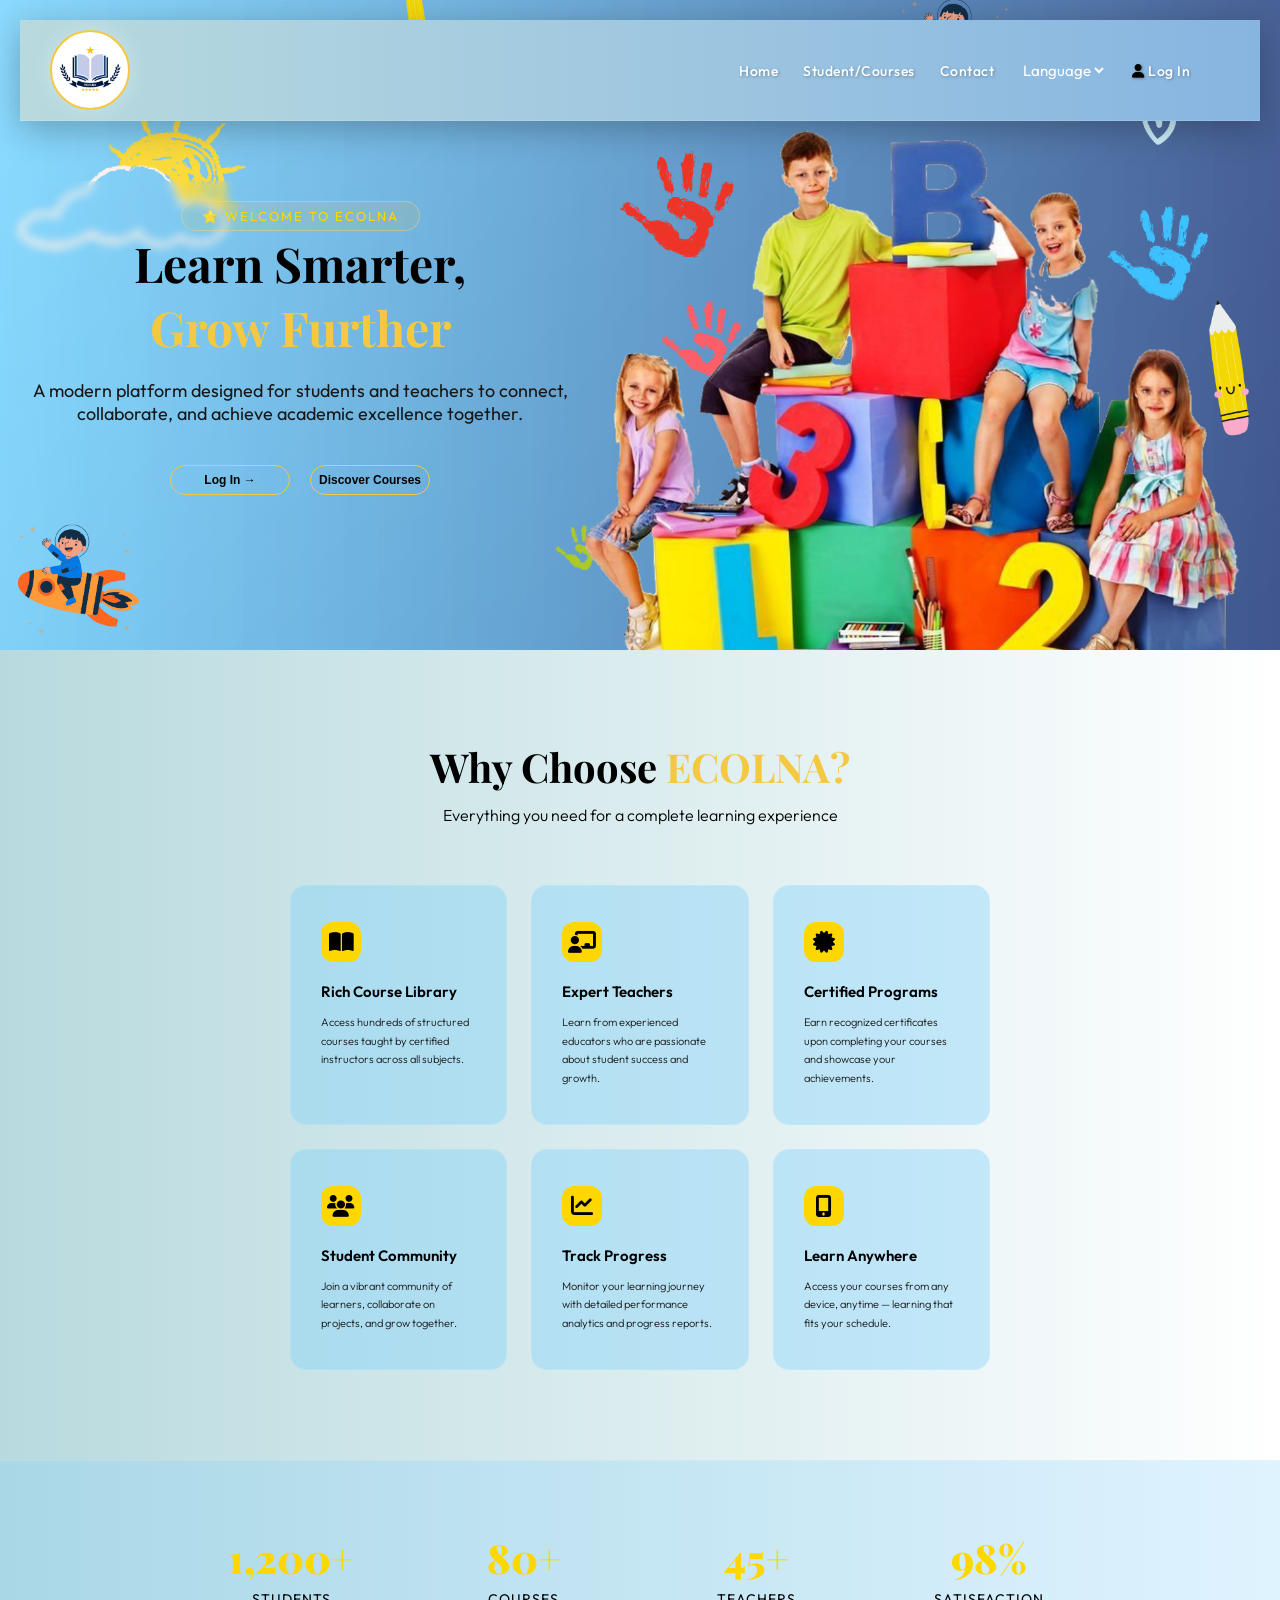
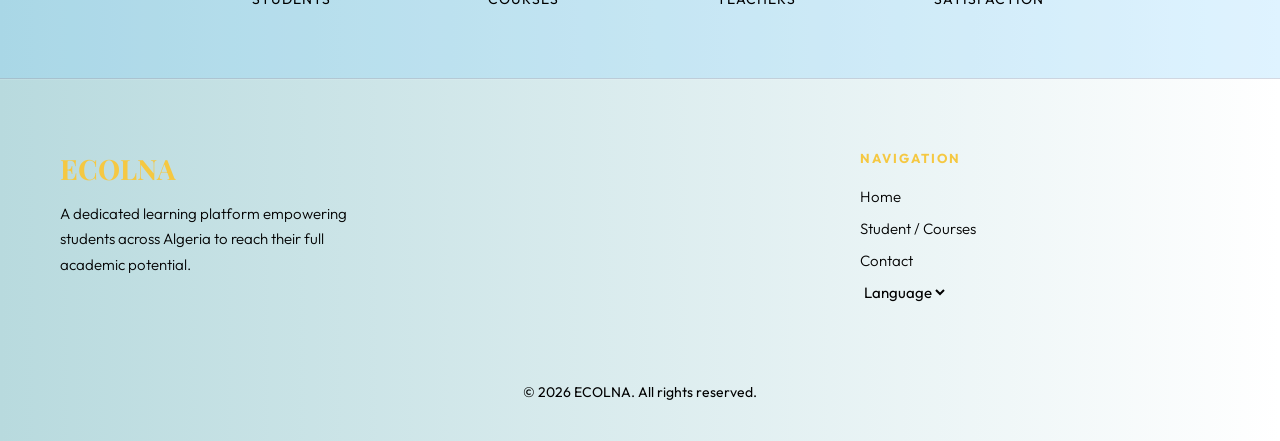
<file: index.html>
<!DOCTYPE html>
<html lang="en">
<head>
    <meta charset="UTF-8">
    <meta name="viewport" content="width=device-width, initial-scale=1.0">
    <title>HomePage</title>
    <link rel="stylesheet" href="https://cdnjs.cloudflare.com/ajax/libs/font-awesome/6.5.1/css/all.min.css">
    <link rel="stylesheet" href="HomePfe.css">
    <link href="https://fonts.googleapis.com/css2?family=Playfair+Display:wght@700;900&family=Outfit:wght@300;400;500;600&display=swap" rel="stylesheet">


</head>
<body>
    <div class="org">
    <nav>
        <a href="index.html" class="logo"></a>
        <div class="hamburger" id="hamburger">
         <i class="fa fa-bars" ></i> </div>
        <ul>
          <li><a href="index.html">Home</a></li>
          <li><a href="courses.php">Student/Courses</a></li>
            <li><a href="contact.php">Contact</a></li>
            <li>
                    <select id="language-select"onchange="changeLanguage(this.value)">
                        <option value="">Language</option>
                        <option value="">English</option>
                        <option value="en">French</option>
                        <option value="ar">Arabic</option>
                    </select>
             </li> 
          <li><a href="login.php"><i class="fa fa-user" ></i> Log In</a></li>
          <li id="theme-toggle" style="cursor: pointer; display: flex; align-items: center; margin-left: 15px;">
        </li>
        </ul>
        
    </nav>

    <div class="Hero-Section">

        <span class="hero-badge">⭐ Welcome to ECOLNA</span>
        <h1>Learn Smarter,<br><span>Grow Further</span></h1>
        <p>A modern platform designed for students and teachers to connect, collaborate, and achieve academic excellence together.</p>
        <div class="btns">
        <button class="btn" id="btn" onclick="window.location.href='login.php'">
              <b>Log In →</b>
        </button>

        <button class="btn" id="btnn" onclick="window.location.href='courses.php'">
              <b>Discover Courses</b>
        </button>
        </div>
    </div>
</div>


    <section class="features-section">
        <div class="section-header">
            <h2>Why Choose <span>ECOLNA?</span></h2>
            <p>Everything you need for a complete learning experience</p>
        </div>
        <div class="features-grid">
            <div class="feature-card">
                <div class="feature-icon"><i class="fas fa-book-open"></i></div>
                <h3>Rich Course Library</h3>
                <p>Access hundreds of structured courses taught by certified instructors across all subjects.</p>
            </div>
            <div class="feature-card">
                <div class="feature-icon"><i class="fas fa-chalkboard-teacher"></i></div>
                <h3>Expert Teachers</h3>
                <p>Learn from experienced educators who are passionate about student success and growth.</p>
            </div>
            <div class="feature-card">
                <div class="feature-icon"><i class="fas fa-certificate"></i></div>
                <h3>Certified Programs</h3>
                <p>Earn recognized certificates upon completing your courses and showcase your achievements.</p>
            </div>
            <div class="feature-card">
                <div class="feature-icon"><i class="fas fa-users"></i></div>
                <h3>Student Community</h3>
                <p>Join a vibrant community of learners, collaborate on projects, and grow together.</p>
            </div>
            <div class="feature-card">
                <div class="feature-icon"><i class="fas fa-chart-line"></i></div>
                <h3>Track Progress</h3>
                <p>Monitor your learning journey with detailed performance analytics and progress reports.</p>
            </div>
            <div class="feature-card">
                <div class="feature-icon"><i class="fas fa-mobile-alt"></i></div>
                <h3>Learn Anywhere</h3>
                <p>Access your courses from any device, anytime — learning that fits your schedule.</p>
            </div>
        </div>
    </section>

       <section class="stats-section">
        <div class="stats-grid">
            <div class="stat-item">
                <h3>1,200+</h3>
                <p>Students</p>
            </div>
            <div class="stat-item">
                <h3>80+</h3>
                <p>Courses</p>
            </div>
            <div class="stat-item">
                <h3>45+</h3>
                <p>Teachers</p>
            </div>
            <div class="stat-item">
                <h3>98%</h3>
                <p>Satisfaction</p>
            </div>
        </div>
    </section>



    <div class="Description">

    </div>

    </footer>
    <div class="footer">
        <div class="footer-top">
            <div class="footer-brand">
                <h2>ECOLNA</h2>
                <p>A dedicated learning platform empowering students across Algeria to reach their full academic potential.</p>
            </div>
            <div class="footer-col">
                <h4>Navigation</h4>
                <ol>
                    <li><a href="index.html">Home</a></li>
                    <li><a href="courses.php">Student / Courses</a></li>
                    <li><a href="contact.php">Contact</a></li>
                    <li>
                        <select id="language-select" onchange="changeLanguage(this.value)" style="color:#000;">
                            <option value="">Language</option>
                            <option value="">English</option>
                            <option value="en">French</option>
                            <option value="ar">Arabic</option>
                        </select>
                    </li>                 
                </ol>
            </div>

        </div>
        <div class="footer-bottom">
            <p>&copy; 2026 ECOLNA. All rights reserved.</p>
        </div>
    </div>





    <div class="letters-container" id="lettersContainer"></div>




<script>
    const letters = ['أ','ب','ت','ث','ج','ح','خ','د','ذ','ر','ز','س','ش','ص','ض','ط','ظ','ع','غ','ف','ق','ك','ل','م','ن','ه','و','ي','A','B','C','D','E','F','G','H','I','J','K','L','M','N','O','P','Q','R','S','T','U','V','W','X','Y','Z',"0","1","2","3","4","5","6","7","8","9"];
    const colors  = ['#f5c842','#ef5350','#66bb6a','#7986cb','#29b6f6','#ff7043','#ab47bc'];
    const container = document.getElementById('lettersContainer');

    function createLetter() {
        const el = document.createElement('div');
        el.className = 'letter';
        el.textContent = letters[Math.floor(Math.random() * letters.length)];
        const size = Math.random() * 28 + 16;
        const left = Math.random() * 100;
        const duration = Math.random() * 12 + 10;
        const delay = Math.random() * 8;
        el.style.cssText = `
            left: ${left}%;
            font-size: ${size}px;
            color: ${colors[Math.floor(Math.random() * colors.length)]};
            animation-duration: ${duration}s;
            animation-delay: ${delay}s;
            text-shadow: 0 0 10px currentColor;
        `;
        container.appendChild(el);
        setTimeout(() => el.remove(), (duration + delay) * 1000);
    }

    for (let i = 0; i < 18; i++) createLetter();
    setInterval(createLetter, 900);
</script>

<script>
    const hamburger = document.getElementById('hamburger');
    const nav = document.querySelector('nav');

    hamburger.addEventListener('click', () => {
        nav.classList.toggle('active');

        const icon = hamburger.querySelector('i');
        icon.classList.toggle('fa-bars');
        icon.classList.toggle('fa-times');
    });

    document.querySelectorAll('nav ul li a').forEach(link => {
        link.addEventListener('click', () => {
            nav.classList.remove('active');
            const icon = hamburger.querySelector('i');
            icon.classList.add('fa-bars');
            icon.classList.remove('fa-times');
        });
    });
</script>


</body>
</html>
</file>
<file: HomePfe.css>
* {
    margin: 0;
    padding: 0;
    box-sizing: border-box;
    color: black;
}
body{
    display:flex;
    flex-direction: column;
    font-family: 'Outfit', sans-serif;
    background: linear-gradient(to right, #b8dade, #ffffff);
    background-position: center;
        nav{
        background: linear-gradient(to left, #87b5e1, #b8dade) !important;

         }
    color: #ffffff;
    width: 100%;
    min-height: 100vh;
    overflow-x: hidden;
}

.org{
    background-image:url('pics/heros.png');
    background-size: cover;
    background-position: center;
    background-repeat: no-repeat;
    width: 100%;
    height: 650px;
    display: flex;
    flex-direction: column;
}
nav{ 

    display: flex;

    justify-content:space-between;

    align-items: center;

    padding: 10px 30px;

    backdrop-filter: blur(8px);

    border-bottom: 1px solid rgba(255,255,255,0.12);

    position: sticky;

    top: 0;

    z-index: 100;

-webkit-backdrop-filter: blur(8px);

  box-shadow: 0 8px 32px 0 rgba(0, 0, 0, 0.25);

  background: rgba(182, 220, 218, 0); 

  margin: 20px;

}

nav ul li{
    list-style:none;
}

nav ul{
    display: flex;
    flex-wrap: wrap;
    gap: 25px;

}

nav ul li a{
    text-decoration: none;
    transition: 0.3s;
    color: #fff;
    font-size: 14px;
    font-weight: 500;
    letter-spacing: 0.5px;
    transition: color 0.3s;text-shadow: 1px 1px 3px rgba(0,0,0,0.3);

}
nav ul li a::after {
    content: '';
    position: absolute;
    bottom: -4px;
    left: 0;
    width: 0;
    height: 2px;
    background: #f5c842;
    transition: width 0.3s;
}
nav ul li a:hover{
    color:#f5c842;
}
nav ul li a:hover::after {
    width: 100%;
}

#language-select{
background: transparent;   
    border: none;              
    color: #ffffff;           
    font-family: 'Outfit', sans-serif;
    font-size: 15px;
    cursor: pointer;
    outline: none;
}
#language-select option {
    color: black;
    background: white;
}


.hamburger {
    display: none;
    cursor: pointer;
    font-size: 25px;
    color: #fff; 
}

@media (max-width: 610px) {
    nav {
        flex-direction: row; 
        height: auto;
        width: 95%;
        position: sticky !important; 
        top: 0 !important;
        z-index: 10000;}

    nav ul {
        flex-direction: column;
        justify-content: center;
        align-items: center;
        position: fixed;
        top: 0;
        right: -100%; 
        width: 60%;
        height: 100vh;
        background:linear-gradient(to left, #0f0f0e9c, #4e6474); 
        transition: 0.5s ease;
        z-index: 100;
        display: flex; 

    }

    nav.active ul {
        right: 0;
    }

    .hamburger {
        display: block; 
        z-index: 101; 
        cursor: pointer;
    }
    nav ul {
                border: gold 1px solid;
                border-radius: 25px;
    }
    nav ul li a {
        color: #ffffff; 
        font-size: 1.6rem;

    }
}
@media (max-width: 610px) {
    .org {
        height: 100vh; 
        position: relative;
        overflow: hidden;
    }

    .org img {
        position: absolute;
        top: 50%; 
        left: 50%;
        transform: translate(-50%, -50%); 
        min-width: 100%; 
        min-height: 100%;
        width: auto !important; 
        height: auto !important; 
        object-fit: cover; 
        z-index: -1;
    }
}
.Hero-Section{
    display:flex;
    flex-direction: column;
    border-radius: 25px;
    padding: 20px 20px;
    text-align:left;
    min-height:300px;
    justify-content: center;
    align-items: center;
    text-align: center;
    max-width: 600px;
    margin-top: 40px;
    padding: 20px;
    backdrop-filter: blur(5px);
}

.Hero-Section h1{
    font-family: 'Playfair Display', serif;
    font-size: 48px;
    animation: fadeDown 0.8s ease both;

}
html{
    scroll-behavior: smooth;
}
.Hero-Section p{
    font-size: 18px;
    color: #181818;
    margin: 20px 0;
    animation: fadeDown 0.8s ease both;

}
span{
    color: #f5c842;
}
.hero-badge{
 
            display: inline-block;
            background: rgba(238, 191, 50, 0.12);
            border: 1px solid rgba(248, 217, 126, 0.436);
            color: gold;
            padding: 6px 20px;
            border-radius: 50px;
            font-size: 13px;
            letter-spacing: 2px;
            text-transform: uppercase;
            margin-bottom: 0px;
            animation: fadeDown 0.8s ease both;

}
.logo{
    width: 80px;
    height: 80px;
    border-radius: 50%;
    border: 2px solid #f5c842;
    margin-right: 50px;
    background: url('pics/Ecolna.jpg') center/cover,no-repeat;
    filter: drop-shadow(0 0 10px rgba(255, 255, 255, 0.3));
    transition: transform 0.3s ease;
}

.logo:hover{
    transform: scale(1.1);
}

.btns{
    display: flex;
    gap: 20px;
    margin-top: 20px;

}
.btn{
    width: 120px;
    height: 30px;
    border: 1px solid #f5c842;
    color: #000;
    border-radius: 25px;
    text-align: center;
    background-color: transparent;
    transition:  0.3s ease;
    font-size: 12px;
}
#btn:hover{
    background-color: #f5c842;
    color: #030e2b;
    transform: scale(1.1);}
    #btnn:hover{
        backdrop-filter: blur(100px);
        color: #ffffff;
        transform: scale(1.01);
        background:rgb(0, 150, 224);
    }

       .features-section {
            padding: 90px 60px;
            background:transparent;
        }

        .section-header {
            text-align: center;
            margin-bottom: 60px;
        }

        .section-header h2 {
            font-family: 'Playfair Display', serif;
            font-size: 40px;
            font-weight: 700;
            margin-bottom: 12px;
        }

        .section-header h2 span {
            color: #f5c842;
        }

        .section-header p {
            color: black;
            font-size: 16px;
            font-weight: 300;
        }

        .features-grid {
            display: grid;
            grid-template-columns: repeat(auto-fit, minmax(217px, 1fr));
            gap: 24px;
            max-width: 700px;
            margin: 0 auto;
        }

        .feature-card {
            background: rgba(124, 207, 252, 0.386);
            border: 1px solid  rgba(255,255,255,0.12);
            border-radius: 16px;
            padding: 36px 30px;
            transition: transform 0.3s, border-color 0.3s;
        }

        .feature-card:hover {
            transform: translateY(-6px);
            border-color: rgb(245, 200, 66);
        }

        .feature-icon {
            width: 40px;
            height: 40px;
            background:gold;
            border-radius: 12px;
            display: flex;
            align-items: center;
            justify-content: center;
            font-size: 22px;
            color: #fff;
            margin-bottom: 20px;
        }

        .feature-card h3 {
            font-size: 15px;
            font-weight: 600;
            margin-bottom: 12px;
        }

        .feature-card p {
            color:  #181818;
            font-size: 11px;
            line-height: 1.7;
            font-weight: 300;
        }




        .stats-section {
            padding: 70px 60px;
            background: rgba(124, 207, 252, 0.242);
            border-top: 1px solid  rgba(255,255,255,0.12);
            border-bottom: 1px solid  rgba(129, 29, 29, 0.12);
        }

        .stats-grid {
            display: grid;
            grid-template-columns: repeat(4, 1fr);
            gap: 30px;
            max-width: 900px;
            margin: 0 auto;
            text-align: center;
        }

        .stat-item h3 {
            font-family: 'Playfair Display', serif;
            font-size: 40px;
            font-weight: 900;
            color: gold;
        }

        .stat-item p {
            color: black;
            font-size: 14px;
            margin-top: 6px;
            letter-spacing: 1px;
            text-transform: uppercase;
        }






       .footer {
            padding: 70px 60px 40px;
            background:rgba(255, 217, 0, 0);
            border-top: 1px solid rgba(255,255,255,0.12);
        }

        .footer-top {
            display: grid;
            grid-template-columns: 2fr 1fr;
            gap: 80px;
            margin-bottom: 50px;
        }

        .footer-brand h2 {
            font-family: 'Playfair Display', serif;
            font-size: 28px;
            color: #f5c842;
            margin-bottom: 14px;
        }

        .footer-brand p {
            color: #000;
            font-size: 15px;
            line-height: 1.7;
            font-weight: 300;
            max-width: 320px;
        }
         


        .footer-col h4 {
            font-size: 13px;
            letter-spacing: 2px;
            text-transform: uppercase;
            color: #f5c842;
            margin-bottom: 20px;
        }

        .footer-col ol {
            list-style: none;
            display: flex;
            flex-direction: column;
            gap: 12px;
        }

        .footer-col ol li a {
            color: #000;
            text-decoration: none;
            font-size: 15px;
            font-weight: 300;
            transition: color 0.3s;
        }
                .footer-col ol li a:hover {
            color: #f5c842;
        }
  
        .footer-bottom {
            border-top: 1px solid var(--glass-border);
            padding-top: 30px;
            text-align: center;
            color: rgba(183,150,215,0.5);
            font-size: 14px;
        }

   


        .letters-container {
    position: fixed;
    top: 0; left: 0;
    width: 100%; height: 100%;
    pointer-events: none;
    z-index: 1;
    overflow: hidden;
}

.letter {
    position: absolute;
    font-family: 'Tajawal', sans-serif;
    font-weight: 800;
    opacity: 0;
    animation: flyLetter linear infinite;
    user-select: none;
}

@keyframes flyLetter {
    0%   { transform: translateY(110vh) rotate(0deg);   opacity: 0; }
    10%  { opacity: 0.7; }
    90%  { opacity: 0.5; }
    100% { transform: translateY(-20vh) rotate(360deg); opacity: 0; }
}





        @keyframes fadeDown {
            from { opacity: 0; transform: translateY(-20px); }
            to   { opacity: 1; transform: translateY(0); }
        }

        @media (max-width: 768px) {
            nav { padding: 14px 24px; }
            nav ul { gap: 18px; }
            nav ul li { font-size: 14px; }
            .Hero-Section { padding: 60px 24px; }
            .hero-buttons { flex-direction: column; align-items: center; }
            .features-section, .stats-section, .footer { padding: 60px 24px; }
            .stats-grid { grid-template-columns: repeat(2, 1fr); }
            .footer-top { grid-template-columns: 1fr; gap: 36px; }
        }
</file>
